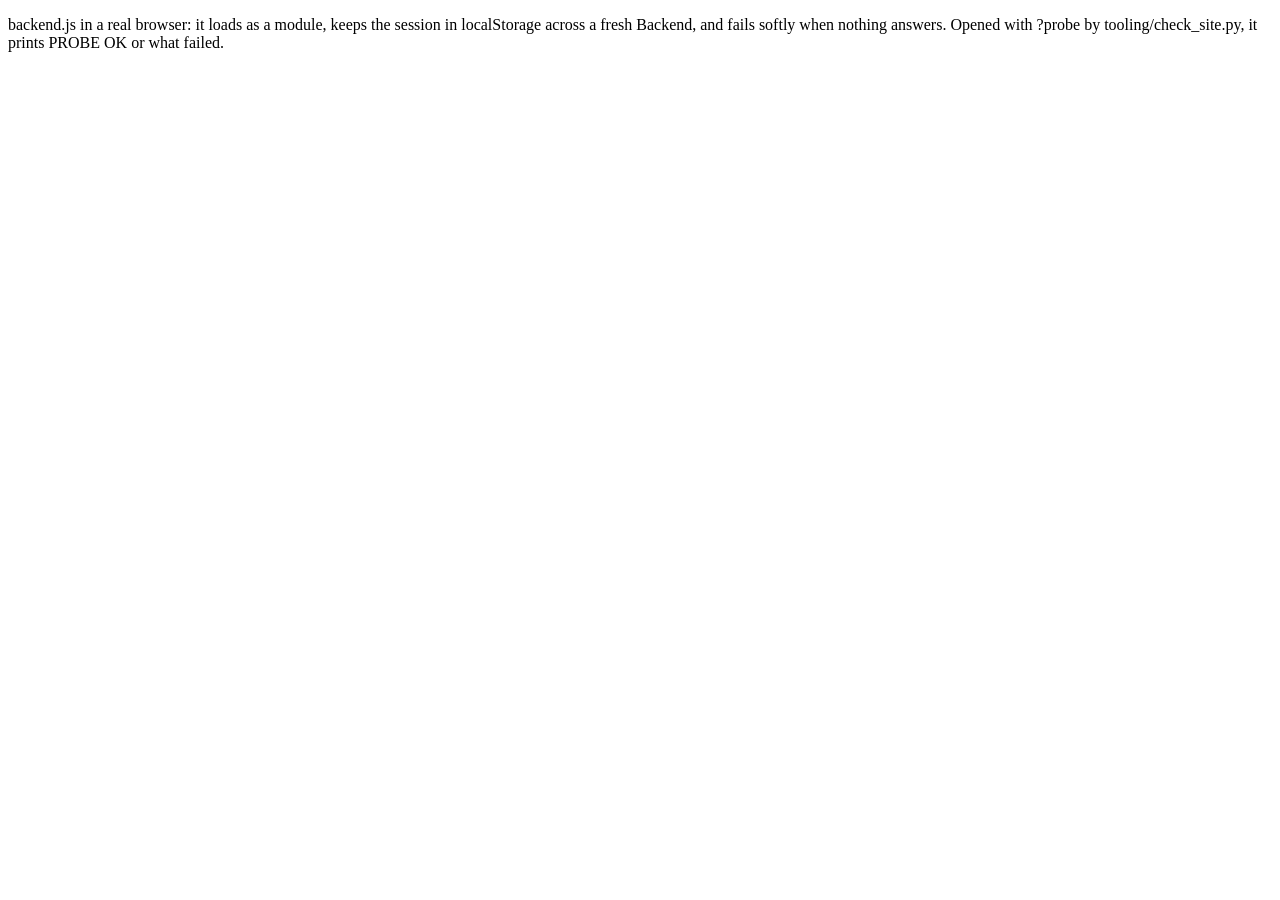
<file: web/backend/tests/ui/index.html>
<!doctype html>
<html lang="en">
<head>
<meta charset="utf-8">
<title>backend.js in a browser</title>
</head>
<body>
<p>backend.js in a real browser: it loads as a module, keeps the session in
localStorage across a fresh Backend, and fails softly when nothing answers.
Opened with ?probe by tooling/check_site.py, it prints PROBE OK or what failed.</p>
<script type="module">
import { Backend, browserStorage } from "../../backend.js";

const failed = [];
const claim = (held, what) => { if (!held) failed.push(what); };
const name = `backend_probe_${Date.now()}`;
const answers = [{ access_token: "t1", refresh_token: "r1", expires_in: 3600, user: { id: "browser-player" } }];
const transport = async () => ({ status: 200, text: JSON.stringify(answers.shift() ?? []) });

const first = new Backend("https://api.example.test", "sb_publishable_test", { keptIn: name, transport });
await first.signInAnonymously();
claim(first.playerId() === "browser-player", "a sign-in is kept in the page");
claim(JSON.parse(localStorage.getItem(name) ?? "{}").access_token === "t1", "and in localStorage");

const next = new Backend("https://api.example.test", "sb_publishable_test", { keptIn: name, transport });
claim(await next.restore() && next.playerId() === "browser-player", "the next visit restores it");
await next.signOut();
claim(localStorage.getItem(name) === null, "signing out takes it out of localStorage");

const store = browserStorage();
store.set(name, "x");
claim(store.get(name) === "x", "browserStorage keeps what it is given");
store.remove(name);

// nothing listens on this port: the real fetch answers status 0, not an exception
const nowhere = new Backend("http://127.0.0.1:9", "sb_publishable_test", { keptIn: name });
const reply = await nowhere.select("notes");
claim(reply.status === 0 && reply.error === "Couldn't reach the server", "an unreachable platform answers status 0");

for (const sentence of failed) console.log(`NOT TRUE: ${sentence}`);
if (!failed.length) console.log("PROBE OK");
</script>
</body>
</html>
</file>
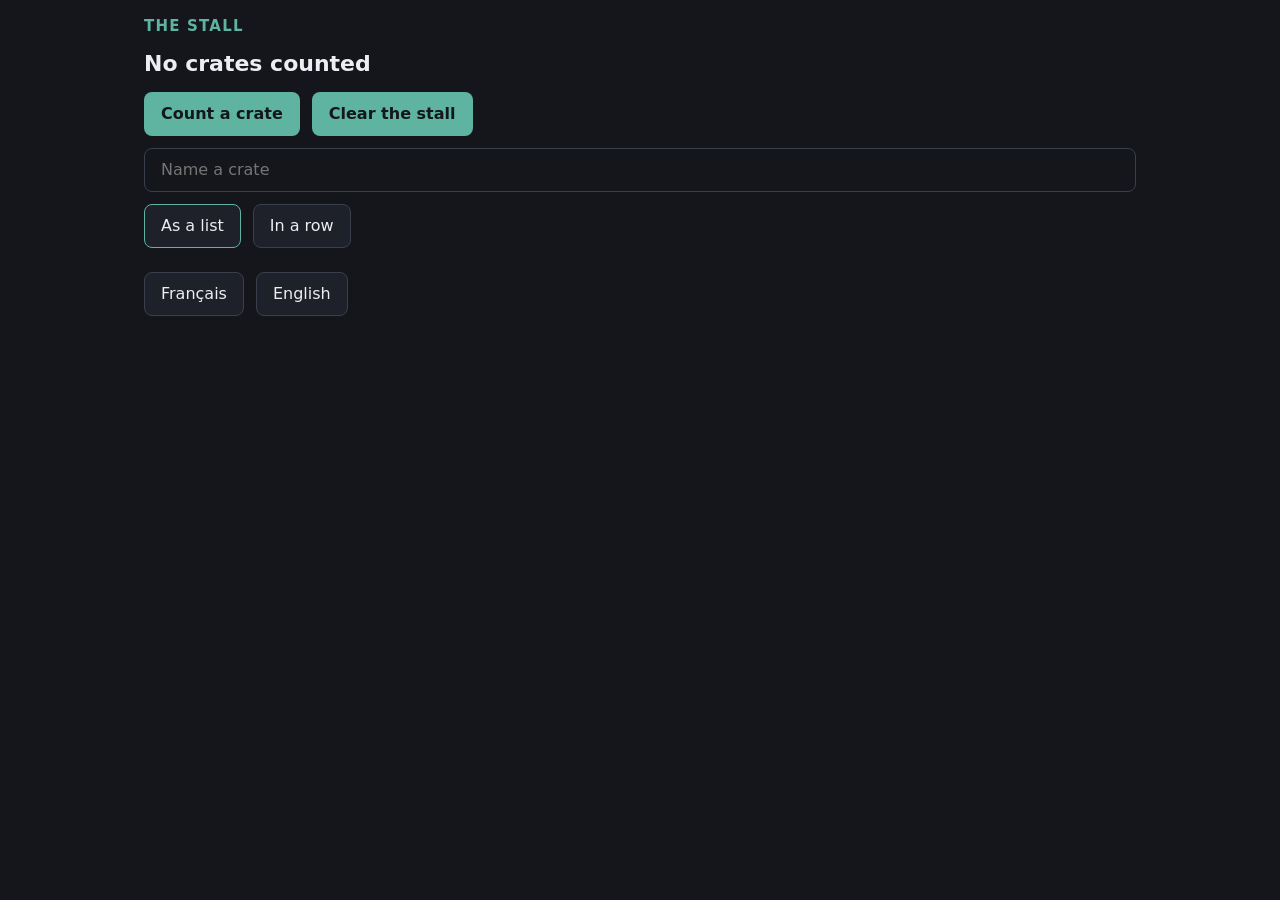
<file: web/gd_chime/tests/ui/index.html>
<!doctype html>
<html lang="en">
<head>
<meta charset="utf-8">
<meta name="viewport" content="width=device-width, initial-scale=1">
<title>gd-chime for the web: the stall</title>
<style>html, body { margin: 0; min-height: 100%; background: #14161c; } #app { min-height: 100vh; }</style>
<script type="module" src="stall.js"></script>
</head>
<body>
<main id="app"></main>
</body>
</html>
</file>
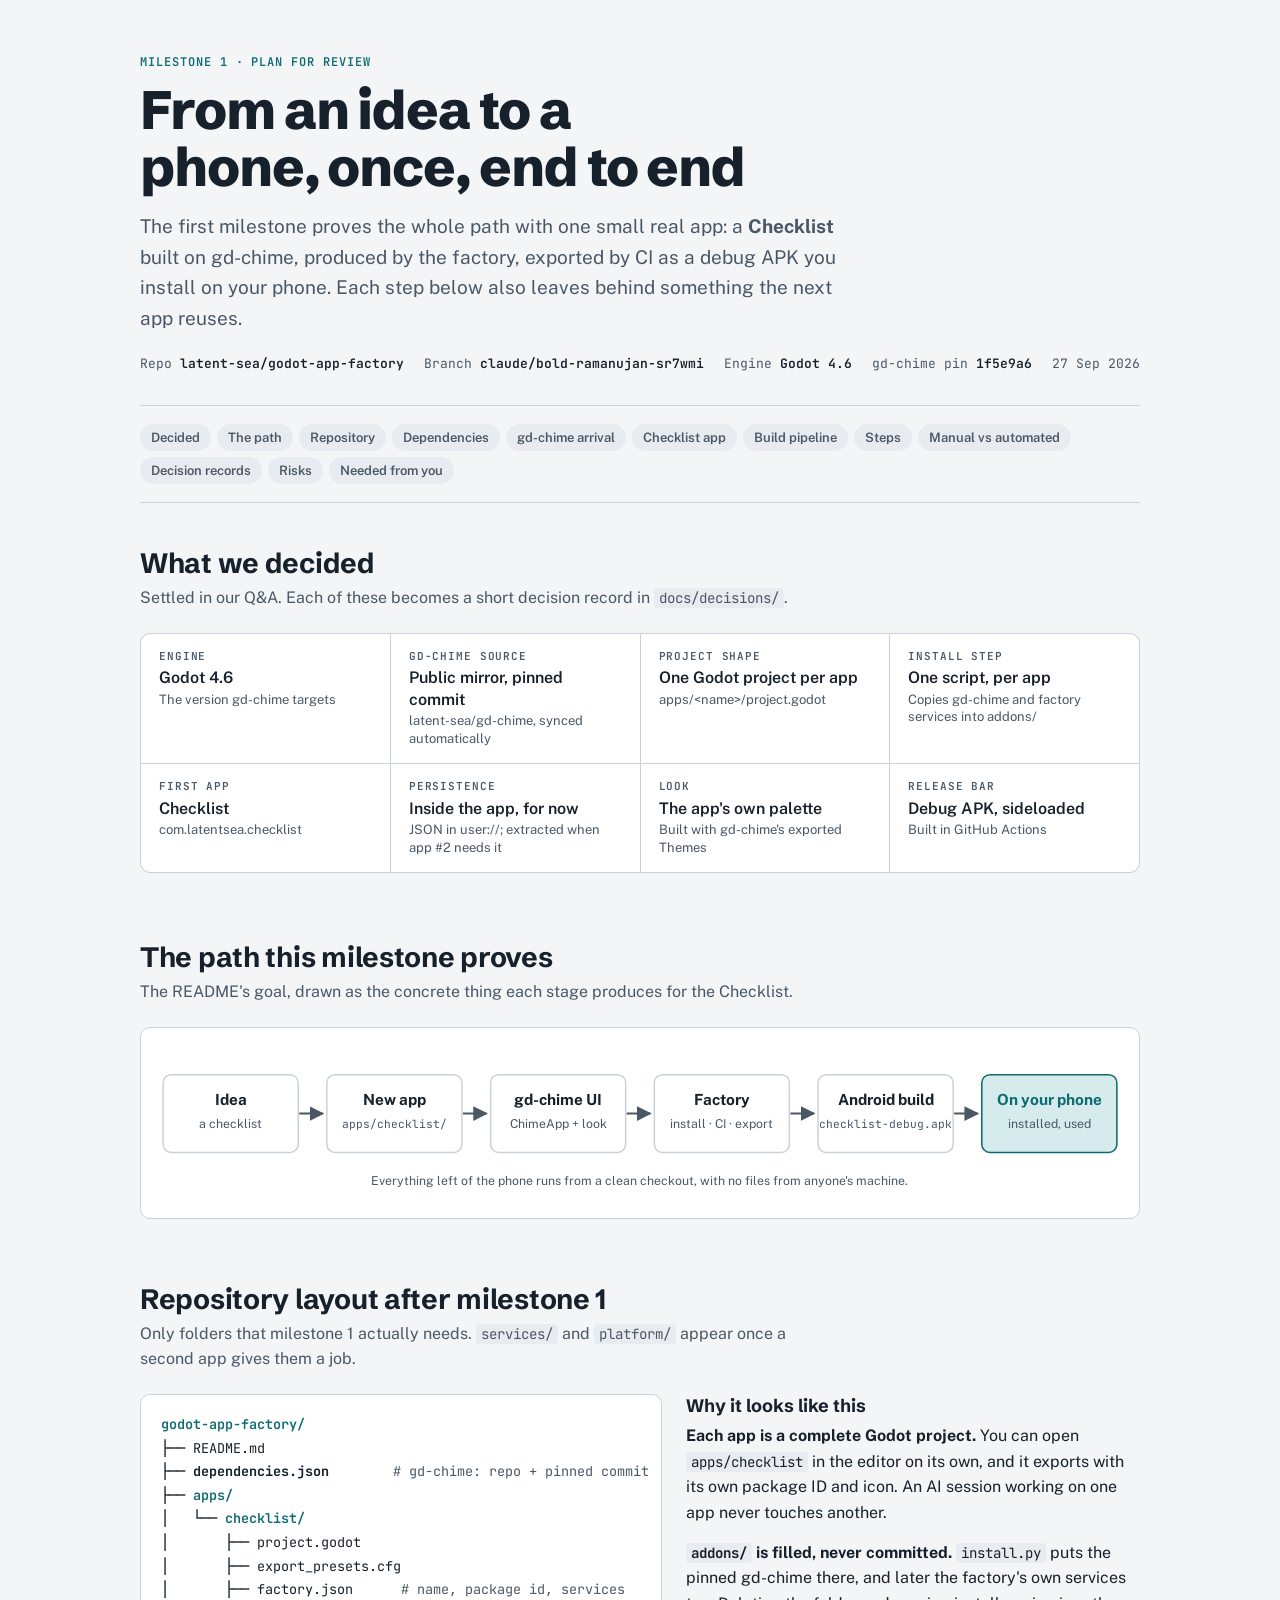
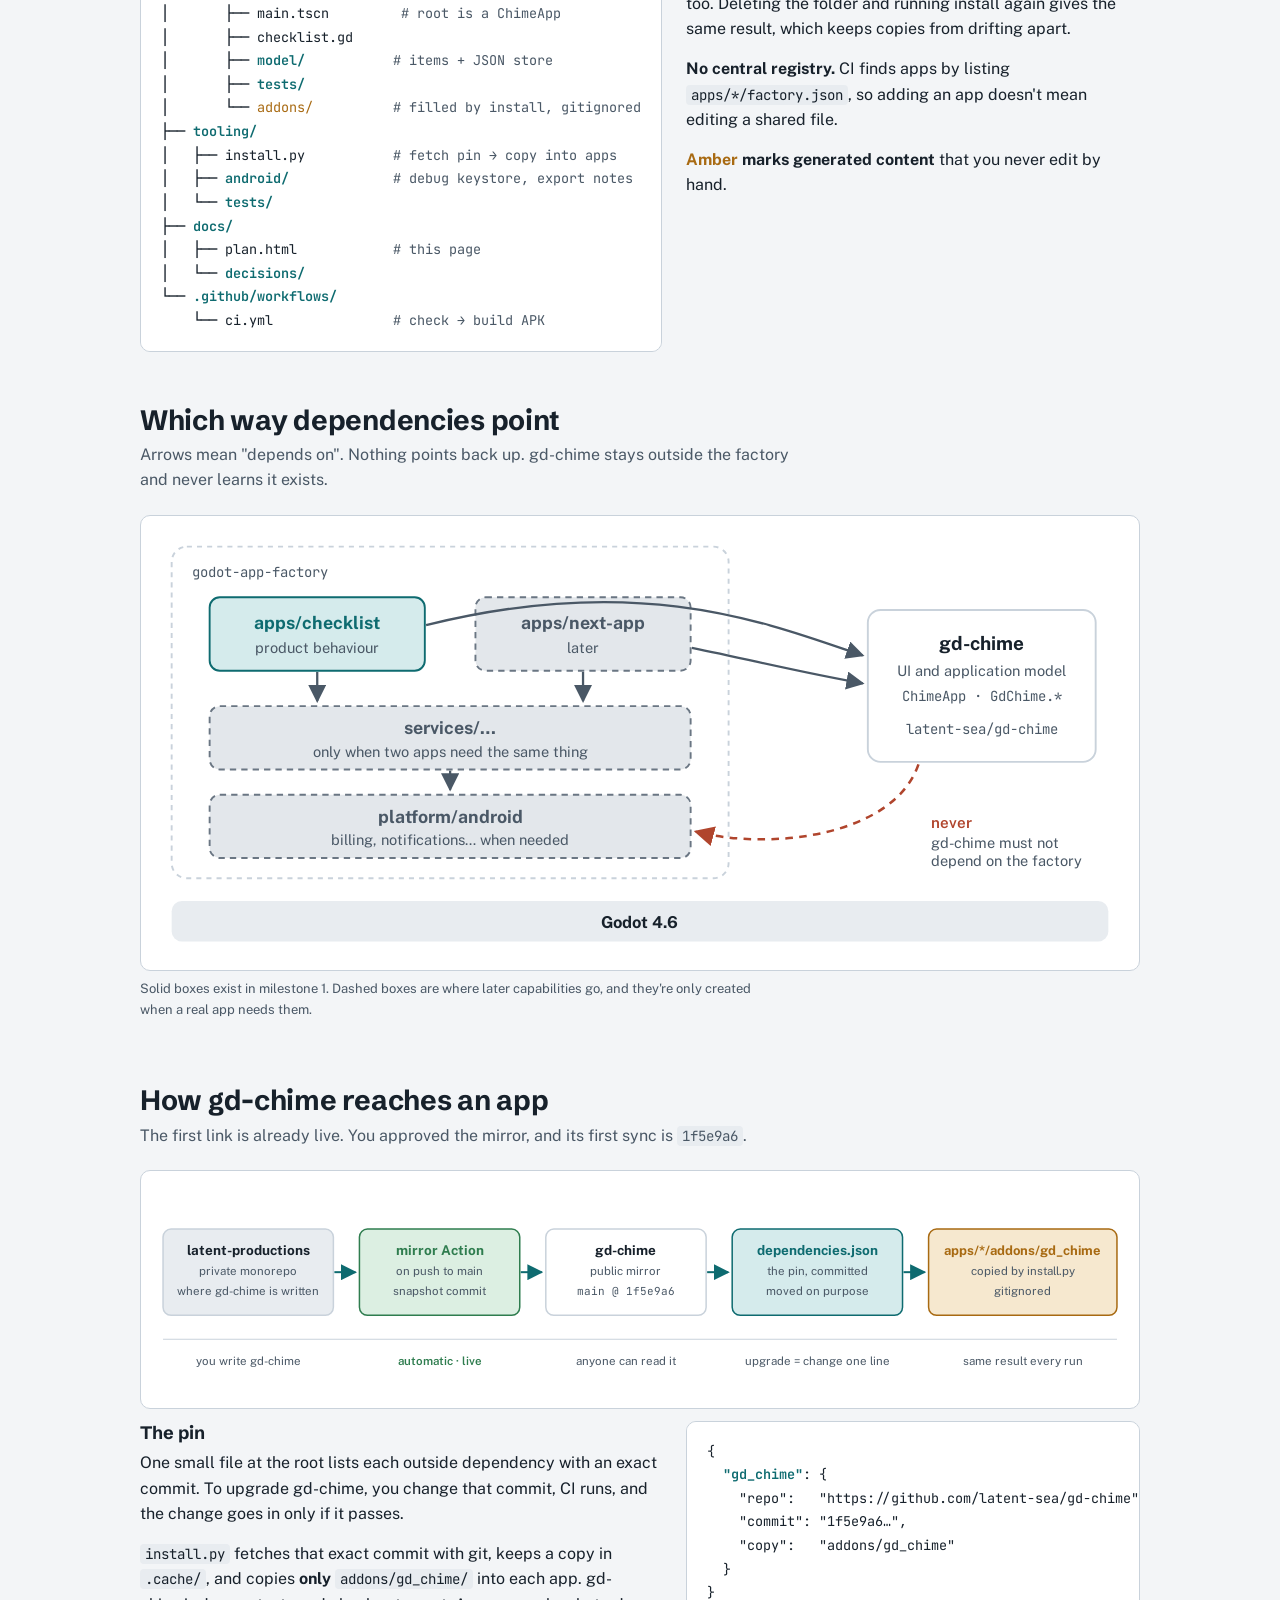
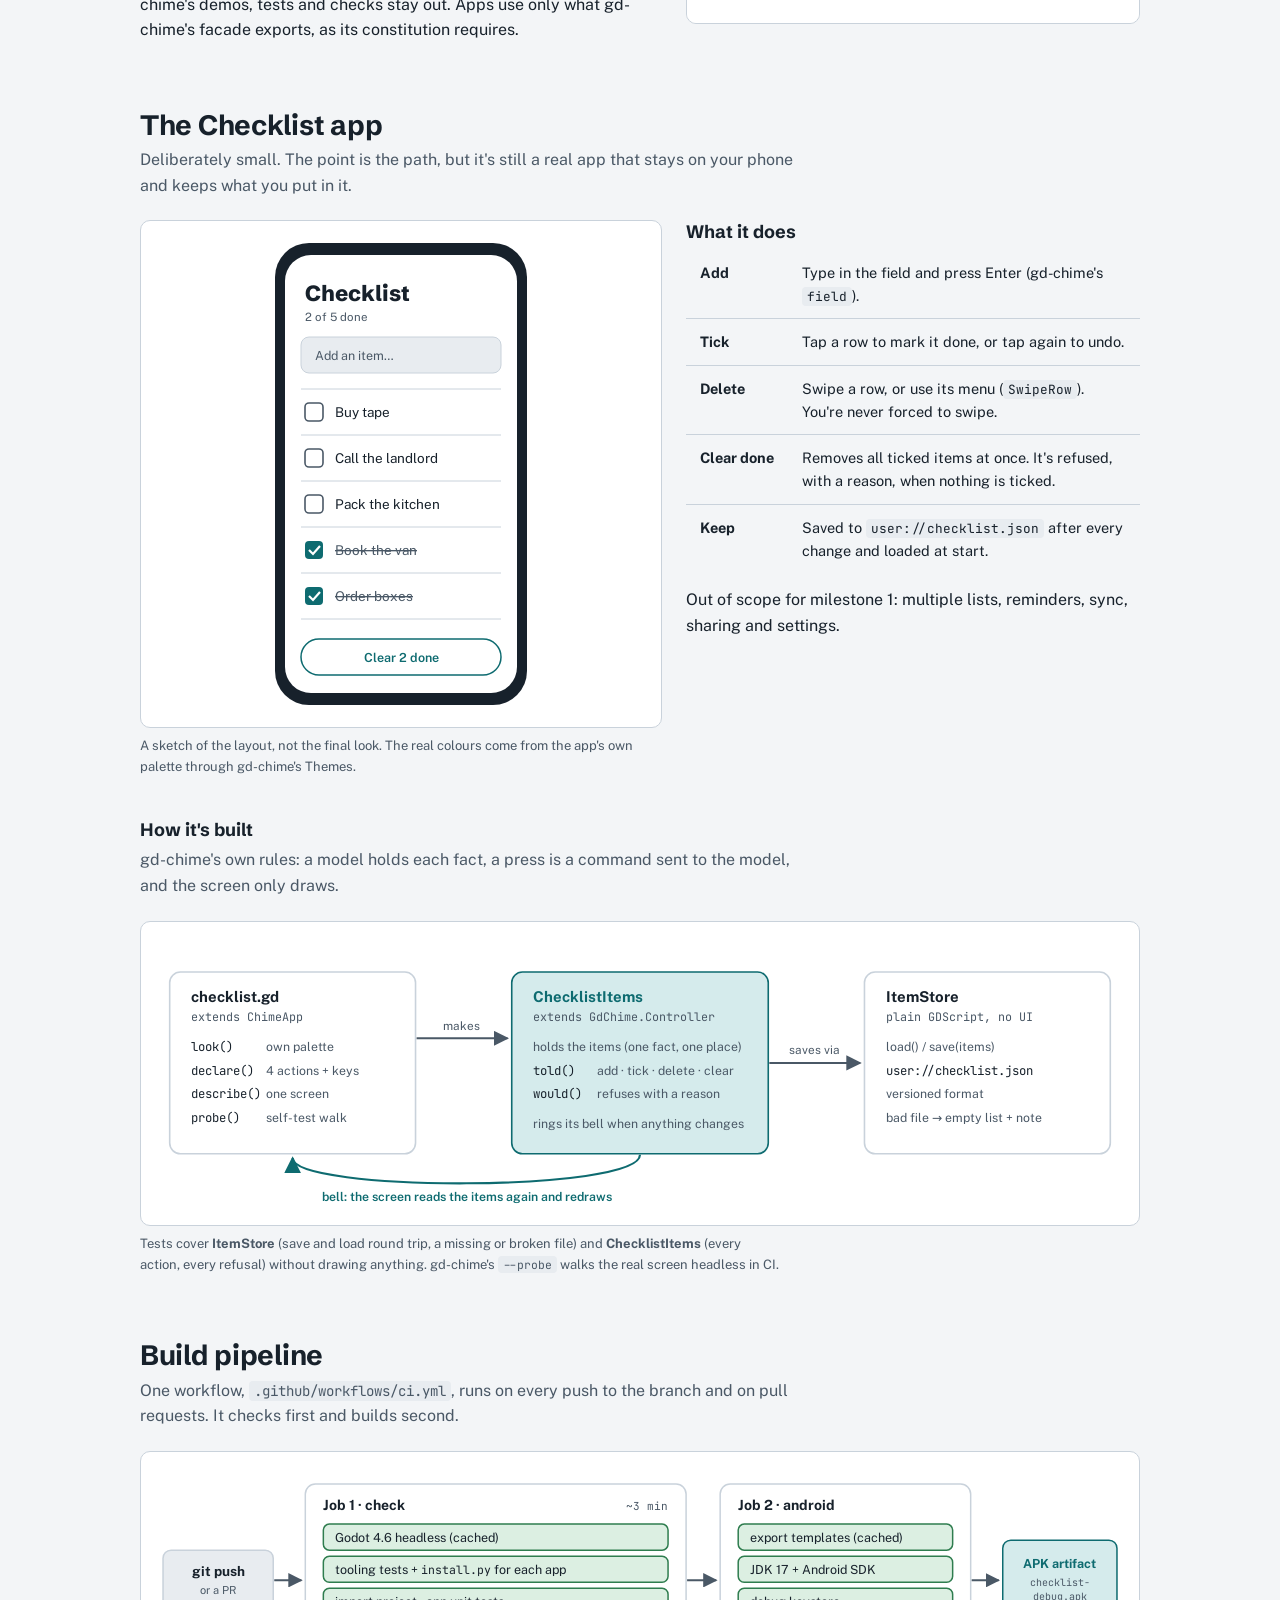
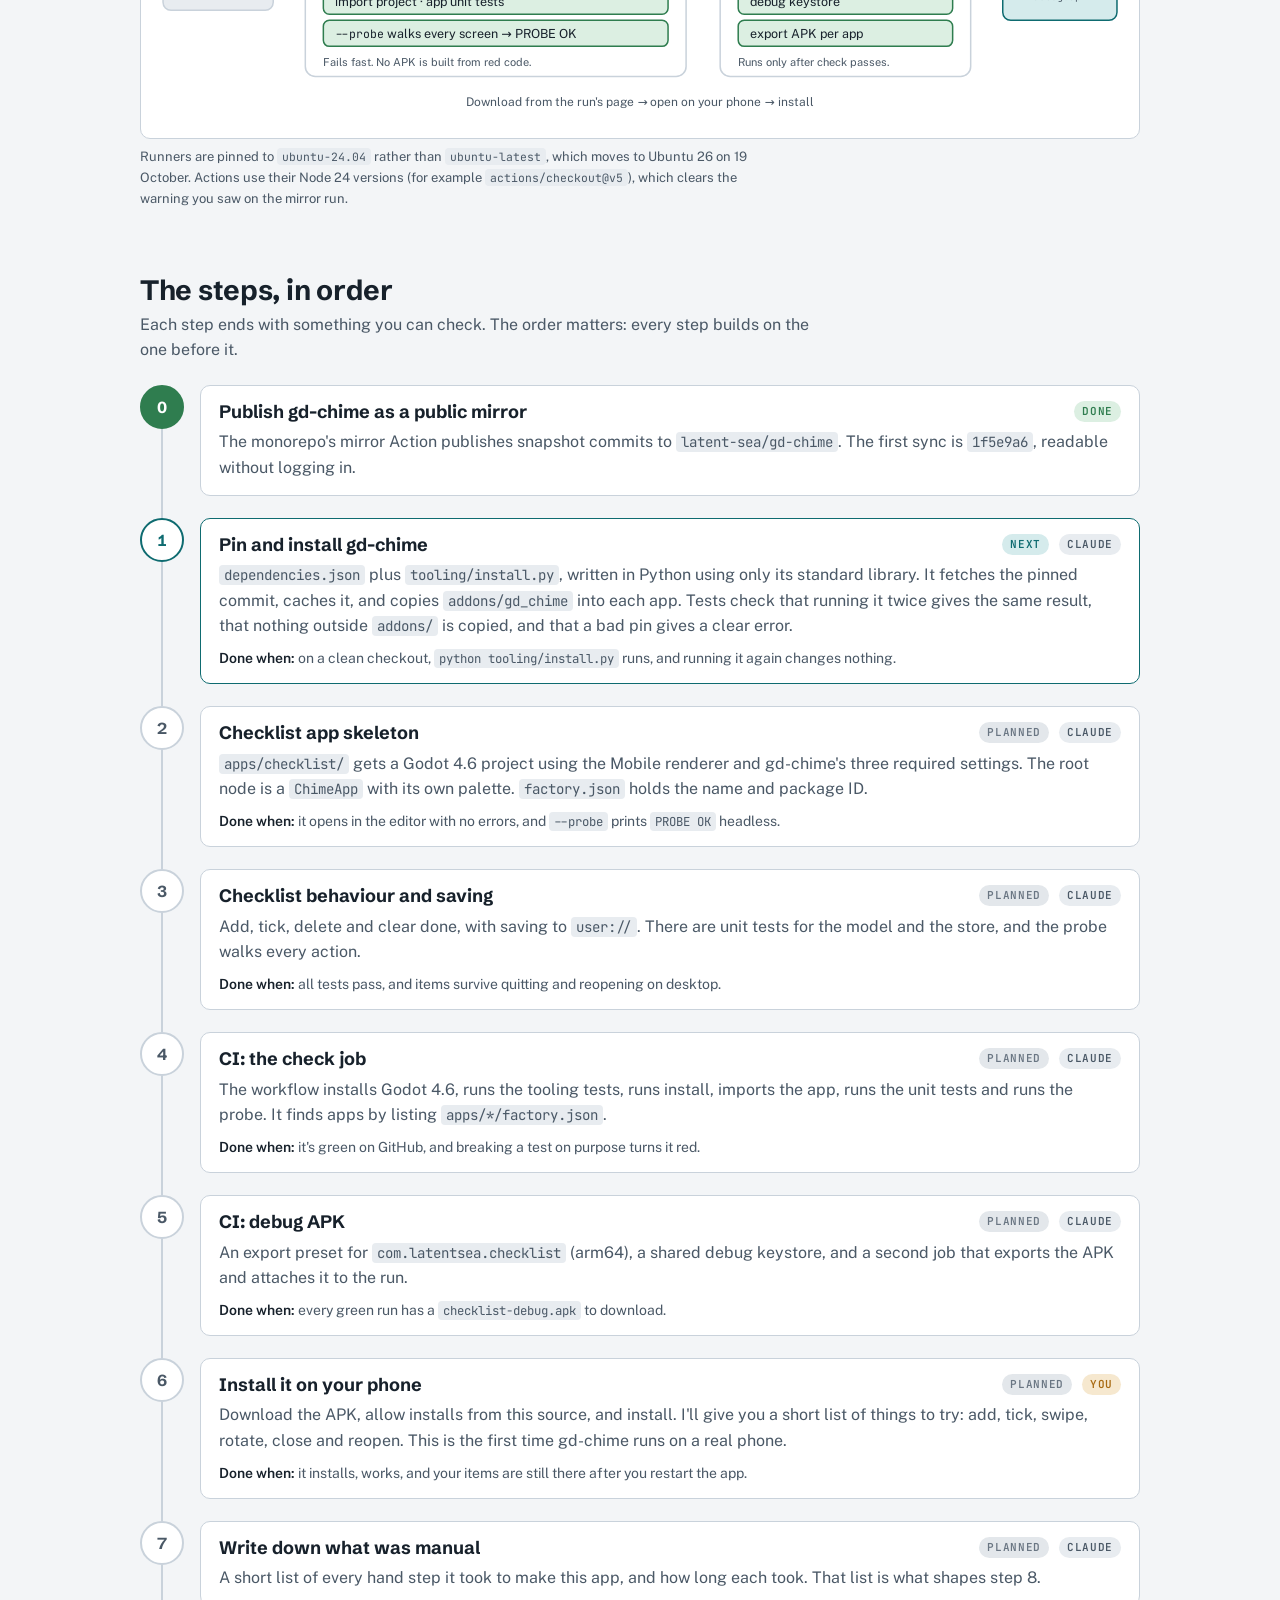
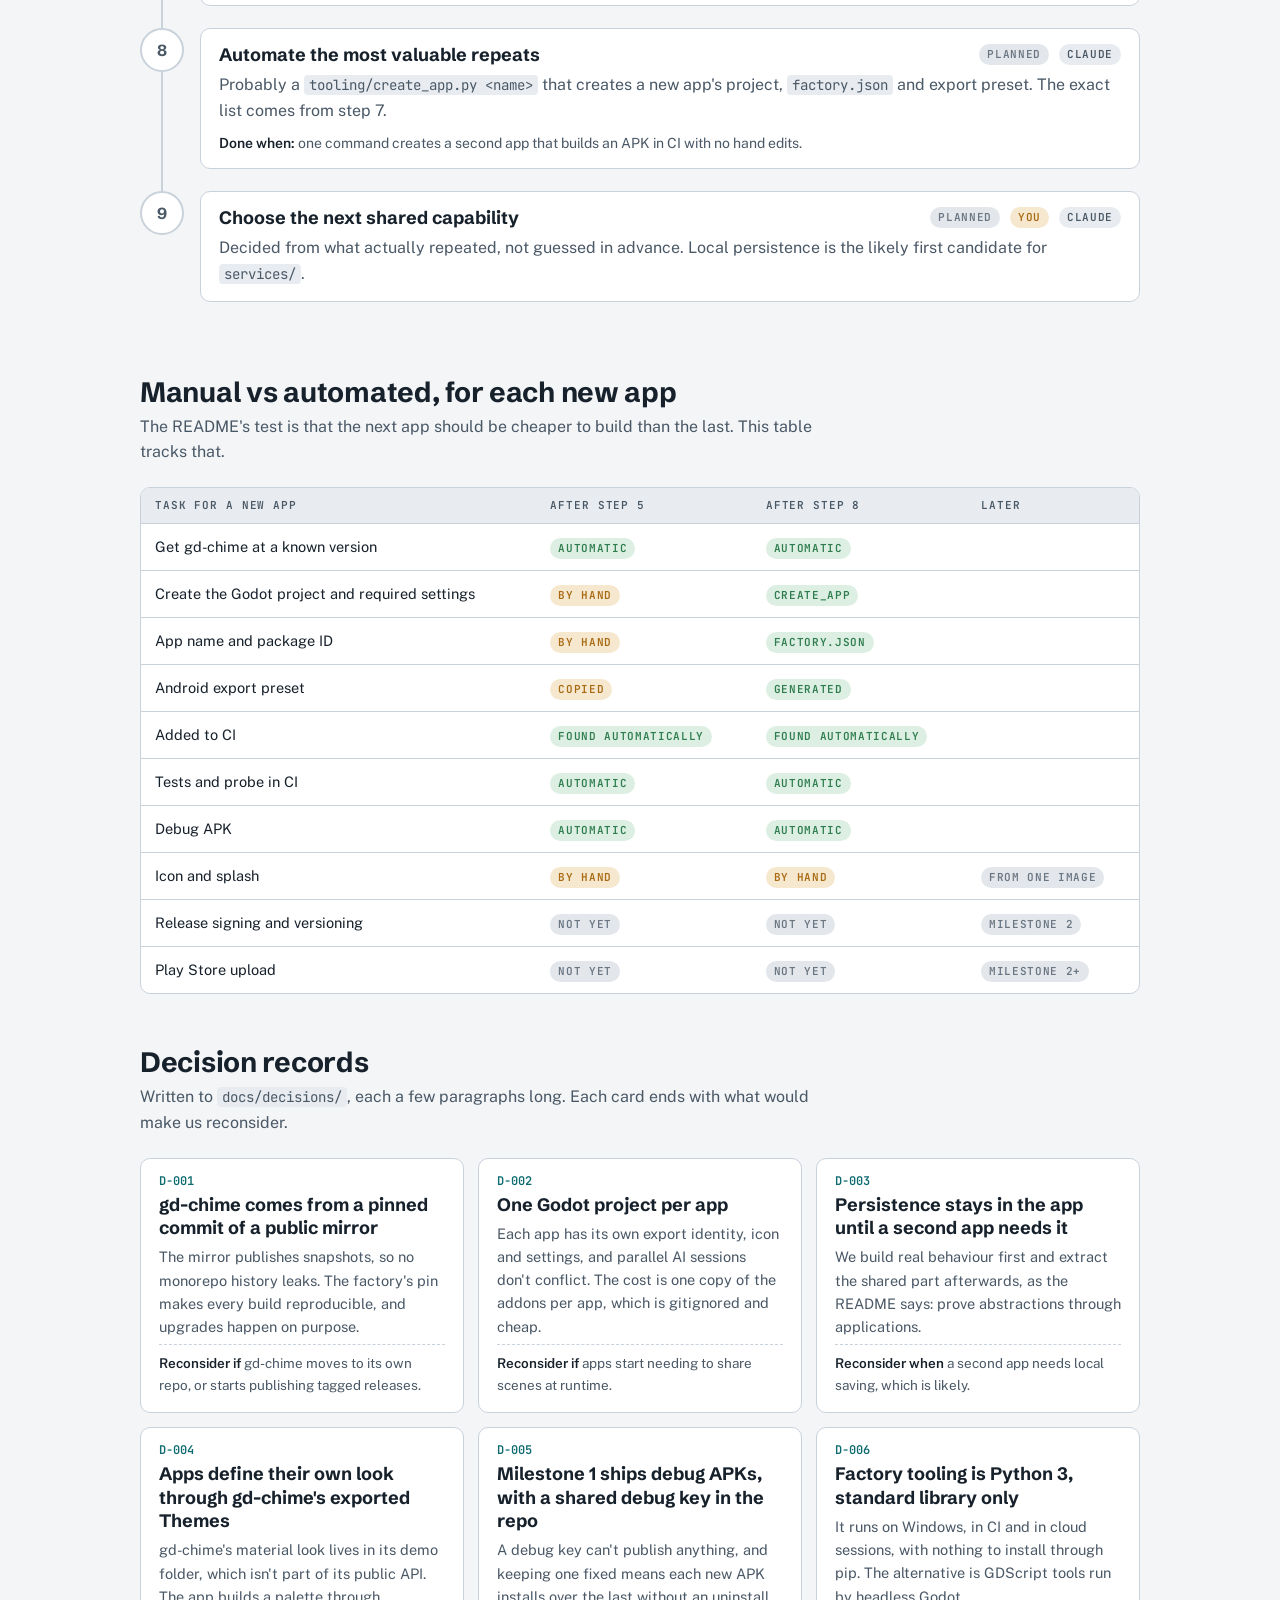
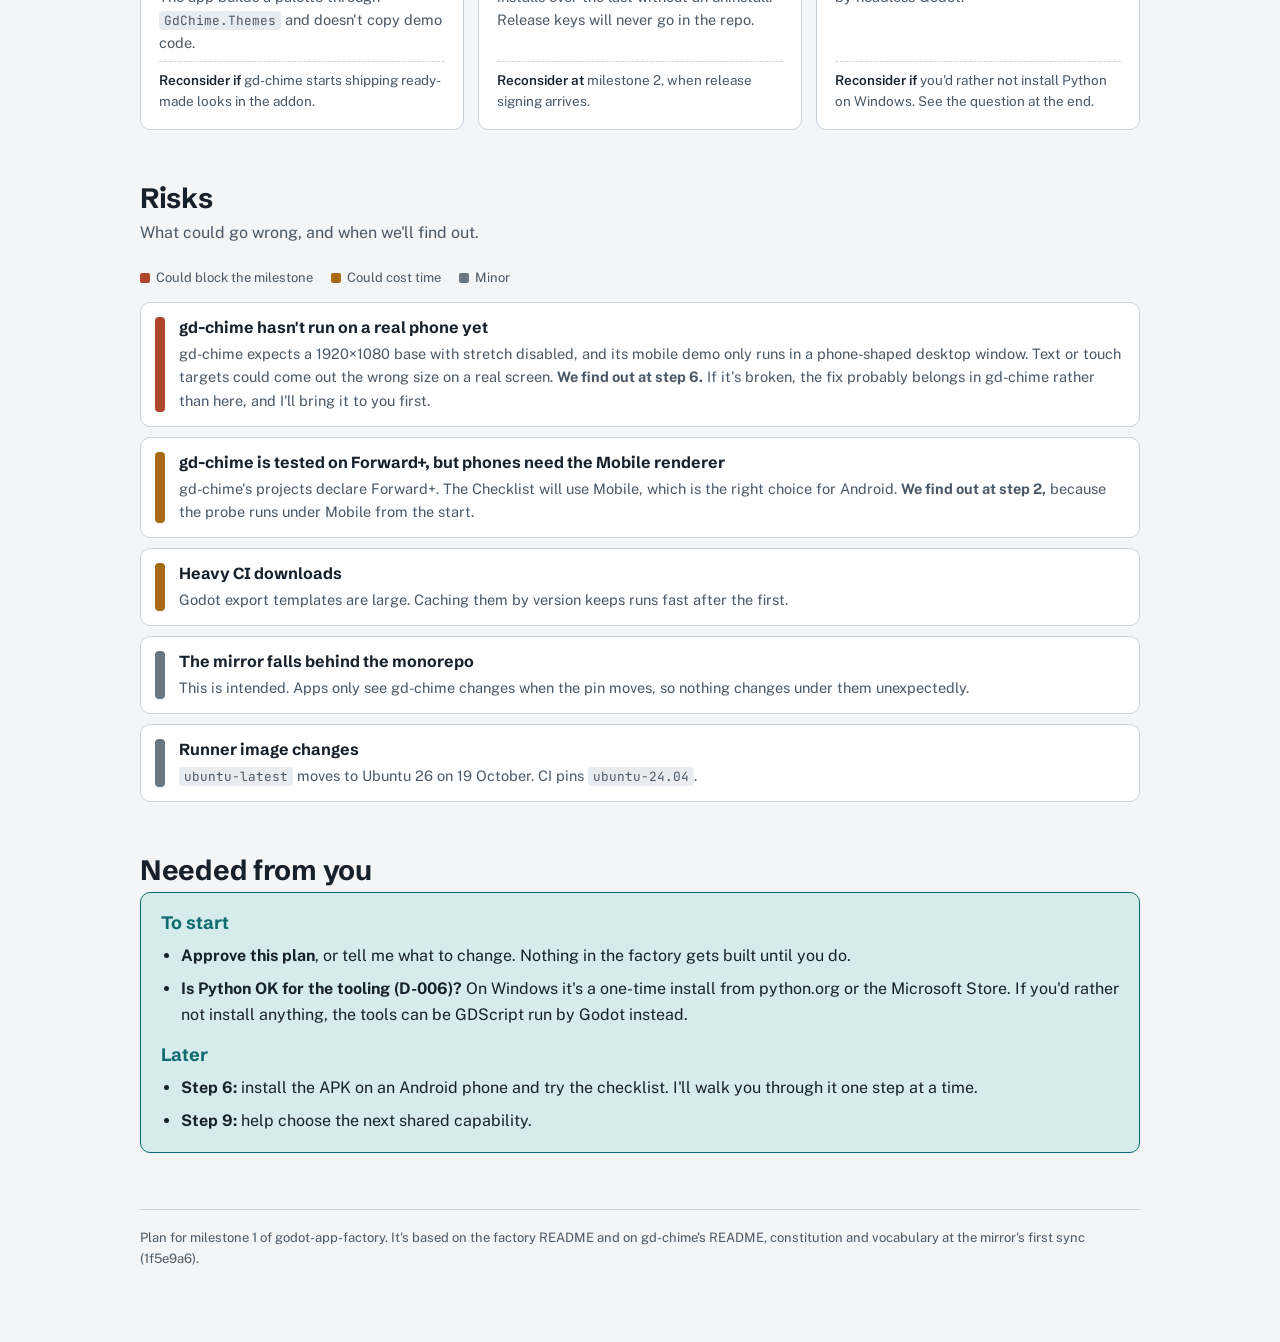
<file: docs/plan.html>
<!doctype html>
<html lang="en">
<head>
<meta charset="utf-8">
<meta name="viewport" content="width=device-width, initial-scale=1, viewport-fit=cover">
</head>
<body>
<title>Godot App Factory Plan</title>
<link rel="preconnect" href="https://fonts.googleapis.com">
<link rel="preconnect" href="https://fonts.gstatic.com" crossorigin>
<link rel="stylesheet" href="https://fonts.googleapis.com/css2?family=Schibsted+Grotesk:wght@500;700;800&family=Public+Sans:ital,wght@0,400;0,600;1,400&family=JetBrains+Mono:wght@400;600&display=swap">
<style>
  :root {
    --ground: #f3f5f7;
    --surface: #ffffff;
    --sunk: #e8ecf0;
    --ink: #17212b;
    --ink-soft: #4a5866;
    --line: #c9d2db;
    --accent: #0e6b70;
    --accent-soft: #d5ebec;
    --auto: #2f7d4f;
    --auto-soft: #dcefe2;
    --manual: #a86a12;
    --manual-soft: #f6e8cf;
    --later: #6a7683;
    --later-soft: #e3e7eb;
    --warn: #b0452d;
    --warn-soft: #f6dfd8;
    --display: "Schibsted Grotesk", "Segoe UI", system-ui, sans-serif;
    --body: "Public Sans", "Segoe UI", system-ui, sans-serif;
    --mono: "JetBrains Mono", ui-monospace, "Cascadia Mono", Consolas, monospace;
  }
  @media (prefers-color-scheme: dark) {
    :root:not([data-theme="light"]) {
      color-scheme: dark;
      --ground: #121a21;
      --surface: #1a242d;
      --sunk: #222e39;
      --ink: #e6edf2;
      --ink-soft: #a3b1bd;
      --line: #354553;
      --accent: #5cc2c7;
      --accent-soft: #173b3f;
      --auto: #6cc48f;
      --auto-soft: #1b3526;
      --manual: #e0a64e;
      --manual-soft: #3a2c15;
      --later: #9aa7b3;
      --later-soft: #28323c;
      --warn: #ec8a72;
      --warn-soft: #3d231d;
    }
  }
  :root[data-theme="dark"] {
    color-scheme: dark;
    --ground: #121a21;
    --surface: #1a242d;
    --sunk: #222e39;
    --ink: #e6edf2;
    --ink-soft: #a3b1bd;
    --line: #354553;
    --accent: #5cc2c7;
    --accent-soft: #173b3f;
    --auto: #6cc48f;
    --auto-soft: #1b3526;
    --manual: #e0a64e;
    --manual-soft: #3a2c15;
    --later: #9aa7b3;
    --later-soft: #28323c;
    --warn: #ec8a72;
    --warn-soft: #3d231d;
  }

  * { box-sizing: border-box; }
  body {
    background: var(--ground);
    color: var(--ink);
    font: 16px/1.6 var(--body);
    padding-inline: 16px;
    padding-block: 0 64px;
  }
  .wrap { max-width: 1000px; margin: 0 auto; }
  .prose { max-width: 68ch; }

  header.top { padding-block: 48px 32px; border-bottom: 1px solid var(--line); }
  .eyebrow {
    font: 600 12px/1 var(--mono);
    letter-spacing: .08em;
    text-transform: uppercase;
    color: var(--accent);
  }
  h1 {
    font: 800 clamp(34px, 6vw, 54px)/1.05 var(--display);
    letter-spacing: -.02em;
    margin: 14px 0 16px;
    text-wrap: balance;
  }
  .lede { font-size: 19px; color: var(--ink-soft); max-width: 60ch; margin: 0; }
  .meta { display: flex; flex-wrap: wrap; gap: 8px 20px; margin-top: 22px; font: 13px/1.4 var(--mono); color: var(--ink-soft); }
  .meta b { color: var(--ink); font-weight: 600; }

  nav.toc { display: flex; flex-wrap: wrap; gap: 6px; padding-block: 18px; border-bottom: 1px solid var(--line); }
  nav.toc a {
    font: 600 13px/1 var(--body);
    color: var(--ink-soft);
    text-decoration: none;
    padding: 7px 11px;
    border-radius: 999px;
    background: var(--sunk);
  }
  nav.toc a:hover, nav.toc a:focus-visible { background: var(--accent-soft); color: var(--accent); outline: none; }

  section { padding-block: 44px 8px; }
  h2 {
    font: 700 28px/1.15 var(--display);
    letter-spacing: -.01em;
    margin: 0 0 6px;
    text-wrap: balance;
  }
  h3 { font: 700 18px/1.3 var(--display); margin: 0 0 6px; }
  .sub { color: var(--ink-soft); margin: 0 0 22px; max-width: 68ch; }
  p { margin: 0 0 14px; }
  code, .mono { font-family: var(--mono); font-size: .88em; }
  code { background: var(--sunk); padding: 1px 5px; border-radius: 4px; }
  a { color: var(--accent); }

  /* decisions at a glance */
  .glance { display: grid; grid-template-columns: repeat(auto-fit, minmax(220px, 1fr)); gap: 1px; background: var(--line); border: 1px solid var(--line); border-radius: 10px; overflow: hidden; }
  .glance div { background: var(--surface); padding: 16px 18px; display: flex; flex-direction: column; gap: 4px; }
  .glance dt { font: 600 11px/1.2 var(--mono); letter-spacing: .08em; text-transform: uppercase; color: var(--ink-soft); }
  .glance dd { margin: 0; font: 600 16px/1.35 var(--body); }
  .glance dd small { display: block; font-weight: 400; font-size: 13px; color: var(--ink-soft); margin-top: 2px; }

  /* figures */
  figure { margin: 0 0 12px; }
  .fig {
    background: var(--surface);
    border: 1px solid var(--line);
    border-radius: 10px;
    padding: 18px;
    overflow-x: auto;
  }
  figcaption { font-size: 13px; color: var(--ink-soft); margin-top: 8px; max-width: 80ch; }
  svg { display: block; width: 100%; height: auto; }
  svg text { font-family: var(--body); fill: var(--ink); }
  svg .t-mono { font-family: var(--mono); }
  svg .t-soft { fill: var(--ink-soft); }
  svg .t-accent { fill: var(--accent); }
  svg .t-auto { fill: var(--auto); }
  svg .t-manual { fill: var(--manual); }
  svg .t-warn { fill: var(--warn); }
  svg .box { fill: var(--surface); stroke: var(--line); stroke-width: 1.5; }
  svg .box-sunk { fill: var(--sunk); stroke: var(--line); stroke-width: 1.5; }
  svg .box-accent { fill: var(--accent-soft); stroke: var(--accent); stroke-width: 1.5; }
  svg .box-auto { fill: var(--auto-soft); stroke: var(--auto); stroke-width: 1.5; }
  svg .box-manual { fill: var(--manual-soft); stroke: var(--manual); stroke-width: 1.5; }
  svg .box-later { fill: var(--later-soft); stroke: var(--later); stroke-width: 1.5; stroke-dasharray: 5 4; }
  svg .arrow { stroke: var(--ink-soft); stroke-width: 1.8; fill: none; }
  svg .arrow-accent { stroke: var(--accent); stroke-width: 2; fill: none; }
  svg .arrow-warn { stroke: var(--warn); stroke-width: 2; fill: none; stroke-dasharray: 6 5; }
  svg .head { fill: var(--ink-soft); }
  svg .head-accent { fill: var(--accent); }
  svg .head-warn { fill: var(--warn); }
  svg .band { fill: var(--sunk); }
  svg .phone { fill: var(--ink); }
  svg .screen { fill: var(--surface); }
  svg .rule { stroke: var(--line); stroke-width: 1; }
  svg .tick-on { fill: var(--accent); }
  svg .tick-off { fill: none; stroke: var(--ink-soft); stroke-width: 1.6; }
  svg .fab { fill: var(--accent); }
  svg .on-accent { fill: var(--surface); }

  /* repo tree */
  .tree {
    background: var(--surface);
    border: 1px solid var(--line);
    border-radius: 10px;
    padding: 18px 20px;
    font: 13.5px/1.75 var(--mono);
    overflow-x: auto;
    white-space: pre;
    margin: 0;
  }
  .tree .d { color: var(--accent); font-weight: 600; }
  .tree .c { color: var(--ink-soft); }
  .tree .g { color: var(--manual); }
  .two { display: grid; grid-template-columns: minmax(0, 1.15fr) minmax(0, 1fr); gap: 24px; align-items: start; }
  @media (max-width: 760px) { .two { grid-template-columns: minmax(0, 1fr); } }

  /* chips */
  .chip {
    display: inline-block;
    font: 600 11px/1 var(--mono);
    letter-spacing: .06em;
    text-transform: uppercase;
    padding: 5px 8px;
    border-radius: 999px;
    white-space: nowrap;
  }
  .chip.done { background: var(--auto-soft); color: var(--auto); }
  .chip.next { background: var(--accent-soft); color: var(--accent); }
  .chip.later { background: var(--later-soft); color: var(--later); }
  .chip.auto { background: var(--auto-soft); color: var(--auto); }
  .chip.manual { background: var(--manual-soft); color: var(--manual); }
  .chip.none { background: var(--later-soft); color: var(--later); }
  .chip.you { background: var(--manual-soft); color: var(--manual); }
  .chip.me { background: var(--sunk); color: var(--ink-soft); }

  /* steps */
  ol.steps { list-style: none; padding: 0; margin: 0; display: grid; gap: 0; }
  ol.steps li {
    display: grid;
    grid-template-columns: 44px minmax(0, 1fr);
    gap: 0 16px;
    position: relative;
    padding-bottom: 22px;
  }
  ol.steps li::before {
    content: "";
    position: absolute;
    left: 21px; top: 44px; bottom: 0;
    width: 2px;
    background: var(--line);
  }
  ol.steps li:last-child::before { display: none; }
  .num {
    width: 44px; height: 44px;
    border-radius: 50%;
    display: grid; place-items: center;
    font: 700 16px/1 var(--display);
    background: var(--surface);
    border: 2px solid var(--line);
    color: var(--ink-soft);
    font-variant-numeric: tabular-nums;
  }
  li.is-done .num { background: var(--auto); border-color: var(--auto); color: var(--surface); }
  li.is-next .num { border-color: var(--accent); color: var(--accent); }
  .step-body { background: var(--surface); border: 1px solid var(--line); border-radius: 10px; padding: 14px 18px; }
  li.is-next .step-body { border-color: var(--accent); }
  .step-head { display: flex; flex-wrap: wrap; align-items: center; gap: 8px 10px; margin-bottom: 6px; }
  .step-head h3 { margin: 0; margin-right: auto; }
  .step-body p { margin: 0 0 8px; color: var(--ink-soft); }
  .step-body p:last-child { margin-bottom: 0; }
  .doneby { font-size: 14px; }
  .doneby b { color: var(--ink); font-weight: 600; }

  /* tables */
  .tablewrap { overflow-x: auto; border: 1px solid var(--line); border-radius: 10px; background: var(--surface); }
  table { border-collapse: collapse; width: 100%; font-size: 14.5px; }
  th, td { text-align: left; padding: 11px 14px; border-bottom: 1px solid var(--line); vertical-align: top; }
  tr:last-child td { border-bottom: none; }
  th { font: 600 11px/1.2 var(--mono); letter-spacing: .08em; text-transform: uppercase; color: var(--ink-soft); background: var(--sunk); }
  td.nowrap { white-space: nowrap; }

  /* decisions */
  .decisions { display: grid; grid-template-columns: repeat(auto-fit, minmax(290px, 1fr)); gap: 14px; }
  .decision { background: var(--surface); border: 1px solid var(--line); border-radius: 10px; padding: 16px 18px; display: flex; flex-direction: column; gap: 6px; }
  .decision .id { font: 600 12px/1 var(--mono); color: var(--accent); }
  .decision h3 { margin: 0; }
  .decision p { margin: 0; font-size: 14.5px; color: var(--ink-soft); }
  .decision .rethink { font-size: 13.5px; border-top: 1px dashed var(--line); padding-top: 8px; margin-top: auto; }
  .decision .rethink b { color: var(--ink); font-weight: 600; }

  /* risks */
  .risk { display: grid; grid-template-columns: 10px minmax(0, 1fr); gap: 14px; background: var(--surface); border: 1px solid var(--line); border-radius: 10px; padding: 14px 18px 14px 14px; }
  .risk + .risk { margin-top: 10px; }
  .risk .bar { border-radius: 4px; }
  .risk.high .bar { background: var(--warn); }
  .risk.med .bar { background: var(--manual); }
  .risk.low .bar { background: var(--later); }
  .risk h3 { font-size: 16px; margin-bottom: 4px; }
  .risk p { margin: 0; font-size: 14.5px; color: var(--ink-soft); }
  .legend { display: flex; flex-wrap: wrap; gap: 8px 18px; font-size: 13px; color: var(--ink-soft); margin-bottom: 14px; }
  .legend span::before { content: ""; display: inline-block; width: 10px; height: 10px; border-radius: 2px; margin-right: 6px; vertical-align: -1px; }
  .legend .l-high::before { background: var(--warn); }
  .legend .l-med::before { background: var(--manual); }
  .legend .l-low::before { background: var(--later); }

  .ask { background: var(--accent-soft); border: 1px solid var(--accent); border-radius: 10px; padding: 18px 20px; }
  .ask h3 { color: var(--accent); }
  .ask ul { margin: 8px 0 0; padding-left: 20px; }
  .ask li + li { margin-top: 8px; }

  footer { margin-top: 48px; padding-top: 18px; border-top: 1px solid var(--line); font-size: 13px; color: var(--ink-soft); }

  @media (max-width: 520px) {
    body { font-size: 15.5px; }
    .lede { font-size: 17px; }
    ol.steps li { grid-template-columns: 34px minmax(0, 1fr); gap: 0 12px; }
    .num { width: 34px; height: 34px; font-size: 14px; }
    ol.steps li::before { left: 16px; top: 34px; }
  }
  @media (prefers-reduced-motion: no-preference) {
    nav.toc a { transition: background .15s, color .15s; }
  }
</style>

<div class="wrap">

<header class="top">
  <div class="eyebrow">Milestone 1 · plan for review</div>
  <h1>From an idea to a phone, once, end to end</h1>
  <p class="lede">The first milestone proves the whole path with one small real app: a <b>Checklist</b> built on gd-chime, produced by the factory, exported by CI as a debug APK you install on your phone. Each step below also leaves behind something the next app reuses.</p>
  <div class="meta">
    <span>Repo <b>latent-sea/godot-app-factory</b></span>
    <span>Branch <b>claude/bold-ramanujan-sr7wmi</b></span>
    <span>Engine <b>Godot 4.6</b></span>
    <span>gd-chime pin <b>1f5e9a6</b></span>
    <span>27 Sep 2026</span>
  </div>
</header>

<nav class="toc" aria-label="Sections">
  <a href="#decided">Decided</a>
  <a href="#path">The path</a>
  <a href="#layout">Repository</a>
  <a href="#deps">Dependencies</a>
  <a href="#gdchime">gd-chime arrival</a>
  <a href="#app">Checklist app</a>
  <a href="#ci">Build pipeline</a>
  <a href="#steps">Steps</a>
  <a href="#manual">Manual vs automated</a>
  <a href="#records">Decision records</a>
  <a href="#risks">Risks</a>
  <a href="#you">Needed from you</a>
</nav>

<!-- ============================================================ -->
<section id="decided">
  <h2>What we decided</h2>
  <p class="sub">Settled in our Q&amp;A. Each of these becomes a short decision record in <code>docs/decisions/</code>.</p>
  <dl class="glance">
    <div><dt>Engine</dt><dd>Godot 4.6<small>The version gd-chime targets</small></dd></div>
    <div><dt>gd-chime source</dt><dd>Public mirror, pinned commit<small>latent-sea/gd-chime, synced automatically</small></dd></div>
    <div><dt>Project shape</dt><dd>One Godot project per app<small>apps/&lt;name&gt;/project.godot</small></dd></div>
    <div><dt>Install step</dt><dd>One script, per app<small>Copies gd-chime and factory services into addons/</small></dd></div>
    <div><dt>First app</dt><dd>Checklist<small>com.latentsea.checklist</small></dd></div>
    <div><dt>Persistence</dt><dd>Inside the app, for now<small>JSON in user://; extracted when app #2 needs it</small></dd></div>
    <div><dt>Look</dt><dd>The app's own palette<small>Built with gd-chime's exported Themes</small></dd></div>
    <div><dt>Release bar</dt><dd>Debug APK, sideloaded<small>Built in GitHub Actions</small></dd></div>
  </dl>
</section>

<!-- ============================================================ -->
<section id="path">
  <h2>The path this milestone proves</h2>
  <p class="sub">The README's goal, drawn as the concrete thing each stage produces for the Checklist.</p>
  <figure>
    <div class="fig">
      <svg viewBox="0 0 940 150" role="img" aria-label="Six stages from idea to installable app" style="min-width:760px">
        <defs>
          <marker id="ah" viewBox="0 0 10 10" refX="9" refY="5" markerWidth="8" markerHeight="8" orient="auto-start-reverse"><path d="M0,0 L10,5 L0,10 z" class="head"/></marker>
        </defs>
        <g>
          <rect class="box" x="4" y="28" width="132" height="76" rx="8"/>
          <text x="70" y="58" text-anchor="middle" font-weight="700" font-size="15">Idea</text>
          <text x="70" y="80" text-anchor="middle" class="t-soft" font-size="12">a checklist</text>

          <rect class="box" x="164" y="28" width="132" height="76" rx="8"/>
          <text x="230" y="58" text-anchor="middle" font-weight="700" font-size="15">New app</text>
          <text x="230" y="80" text-anchor="middle" class="t-soft t-mono" font-size="11">apps/checklist/</text>

          <rect class="box" x="324" y="28" width="132" height="76" rx="8"/>
          <text x="390" y="58" text-anchor="middle" font-weight="700" font-size="15">gd-chime UI</text>
          <text x="390" y="80" text-anchor="middle" class="t-soft" font-size="12">ChimeApp + look</text>

          <rect class="box" x="484" y="28" width="132" height="76" rx="8"/>
          <text x="550" y="58" text-anchor="middle" font-weight="700" font-size="15">Factory</text>
          <text x="550" y="80" text-anchor="middle" class="t-soft" font-size="12">install · CI · export</text>

          <rect class="box" x="644" y="28" width="132" height="76" rx="8"/>
          <text x="710" y="58" text-anchor="middle" font-weight="700" font-size="15">Android build</text>
          <text x="710" y="80" text-anchor="middle" class="t-soft t-mono" font-size="11">checklist-debug.apk</text>

          <rect class="box-accent" x="804" y="28" width="132" height="76" rx="8"/>
          <text x="870" y="58" text-anchor="middle" font-weight="700" font-size="15" class="t-accent">On your phone</text>
          <text x="870" y="80" text-anchor="middle" class="t-soft" font-size="12">installed, used</text>

          <path class="arrow" d="M137 66 H160" marker-end="url(#ah)"/>
          <path class="arrow" d="M297 66 H320" marker-end="url(#ah)"/>
          <path class="arrow" d="M457 66 H480" marker-end="url(#ah)"/>
          <path class="arrow" d="M617 66 H640" marker-end="url(#ah)"/>
          <path class="arrow" d="M777 66 H800" marker-end="url(#ah)"/>

          <text x="470" y="136" text-anchor="middle" class="t-soft" font-size="12">Everything left of the phone runs from a clean checkout, with no files from anyone's machine.</text>
        </g>
      </svg>
    </div>
  </figure>
</section>

<!-- ============================================================ -->
<section id="layout">
  <h2>Repository layout after milestone 1</h2>
  <p class="sub">Only folders that milestone 1 actually needs. <code>services/</code> and <code>platform/</code> appear once a second app gives them a job.</p>
  <div class="two">
<pre class="tree" aria-label="Folder tree"><span class="d">godot-app-factory/</span>
├── README.md
├── <b>dependencies.json</b>        <span class="c"># gd-chime: repo + pinned commit</span>
├── <span class="d">apps/</span>
│   └── <span class="d">checklist/</span>
│       ├── project.godot
│       ├── export_presets.cfg
│       ├── factory.json      <span class="c"># name, package id, services</span>
│       ├── main.tscn         <span class="c"># root is a ChimeApp</span>
│       ├── checklist.gd
│       ├── <span class="d">model/</span>           <span class="c"># items + JSON store</span>
│       ├── <span class="d">tests/</span>
│       └── <span class="g">addons/</span>          <span class="c"># filled by install, gitignored</span>
├── <span class="d">tooling/</span>
│   ├── install.py           <span class="c"># fetch pin → copy into apps</span>
│   ├── <span class="d">android/</span>             <span class="c"># debug keystore, export notes</span>
│   └── <span class="d">tests/</span>
├── <span class="d">docs/</span>
│   ├── plan.html            <span class="c"># this page</span>
│   └── <span class="d">decisions/</span>
└── <span class="d">.github/workflows/</span>
    └── ci.yml               <span class="c"># check → build APK</span></pre>
    <div class="prose">
      <h3>Why it looks like this</h3>
      <p><b>Each app is a complete Godot project.</b> You can open <code>apps/checklist</code> in the editor on its own, and it exports with its own package ID and icon. An AI session working on one app never touches another.</p>
      <p><b><code>addons/</code> is filled, never committed.</b> <code>install.py</code> puts the pinned gd-chime there, and later the factory's own services too. Deleting the folder and running install again gives the same result, which keeps copies from drifting apart.</p>
      <p><b>No central registry.</b> CI finds apps by listing <code>apps/*/factory.json</code>, so adding an app doesn't mean editing a shared file.</p>
      <p><b><span style="color:var(--manual)">Amber</span> marks generated content</b> that you never edit by hand.</p>
    </div>
  </div>
</section>

<!-- ============================================================ -->
<section id="deps">
  <h2>Which way dependencies point</h2>
  <p class="sub">Arrows mean "depends on". Nothing points back up. gd-chime stays outside the factory and never learns it exists.</p>
  <figure>
    <div class="fig">
      <svg viewBox="0 0 760 330" role="img" aria-label="Dependency direction diagram" style="min-width:600px">
        <defs>
          <marker id="ah2" viewBox="0 0 10 10" refX="9" refY="5" markerWidth="8" markerHeight="8" orient="auto"><path d="M0,0 L10,5 L0,10 z" class="head"/></marker>
          <marker id="ahw" viewBox="0 0 10 10" refX="9" refY="5" markerWidth="8" markerHeight="8" orient="auto"><path d="M0,0 L10,5 L0,10 z" class="head-warn"/></marker>
        </defs>

        <!-- factory boundary -->
        <rect x="10" y="10" width="440" height="262" rx="12" fill="none" stroke="var(--line)" stroke-width="1.5" stroke-dasharray="4 4"/>
        <text x="26" y="34" class="t-soft t-mono" font-size="11">godot-app-factory</text>

        <!-- apps -->
        <rect class="box-accent" x="40" y="50" width="170" height="58" rx="8"/>
        <text x="125" y="75" text-anchor="middle" font-weight="700" font-size="14" class="t-accent">apps/checklist</text>
        <text x="125" y="94" text-anchor="middle" class="t-soft" font-size="11.5">product behaviour</text>

        <rect class="box-later" x="250" y="50" width="170" height="58" rx="8"/>
        <text x="335" y="75" text-anchor="middle" font-weight="700" font-size="14" class="t-soft">apps/next-app</text>
        <text x="335" y="94" text-anchor="middle" class="t-soft" font-size="11.5">later</text>

        <!-- services -->
        <rect class="box-later" x="40" y="136" width="380" height="50" rx="8"/>
        <text x="230" y="158" text-anchor="middle" font-weight="700" font-size="14" class="t-soft">services/…</text>
        <text x="230" y="176" text-anchor="middle" class="t-soft" font-size="11.5">only when two apps need the same thing</text>

        <!-- platform -->
        <rect class="box-later" x="40" y="206" width="380" height="50" rx="8"/>
        <text x="230" y="228" text-anchor="middle" font-weight="700" font-size="14" class="t-soft">platform/android</text>
        <text x="230" y="246" text-anchor="middle" class="t-soft" font-size="11.5">billing, notifications… when needed</text>

        <!-- gd-chime -->
        <rect class="box" x="560" y="60" width="180" height="120" rx="10"/>
        <text x="650" y="92" text-anchor="middle" font-weight="700" font-size="15">gd-chime</text>
        <text x="650" y="112" text-anchor="middle" class="t-soft" font-size="11.5">UI and application model</text>
        <text x="650" y="132" text-anchor="middle" class="t-soft t-mono" font-size="11">ChimeApp · GdChime.*</text>
        <text x="650" y="158" text-anchor="middle" class="t-soft t-mono" font-size="11">latent-sea/gd-chime</text>

        <!-- engine band -->
        <rect class="band" x="10" y="290" width="740" height="32" rx="8"/>
        <text x="380" y="311" text-anchor="middle" font-weight="700" font-size="13">Godot 4.6</text>

        <!-- arrows: app -> services (dashed later), app -> gd-chime -->
        <path class="arrow" d="M125 109 V132" marker-end="url(#ah2)"/>
        <path class="arrow" d="M335 109 V132" marker-end="url(#ah2)"/>
        <path class="arrow" d="M230 187 V202" marker-end="url(#ah2)"/>
        <path class="arrow" d="M211 72 C 380 30, 480 70, 556 96" marker-end="url(#ah2)"/>
        <path class="arrow" d="M421 90 C 470 100, 510 110, 556 118" marker-end="url(#ah2)"/>

        <!-- forbidden arrow -->
        <path class="arrow-warn" d="M600 182 C 580 240, 480 250, 424 235" marker-end="url(#ahw)"/>
        <text x="610" y="232" class="t-warn" font-size="12" font-weight="600">never</text>
        <text x="610" y="248" class="t-soft" font-size="11.5">gd-chime must not</text>
        <text x="610" y="262" class="t-soft" font-size="11.5">depend on the factory</text>
      </svg>
    </div>
    <figcaption>Solid boxes exist in milestone 1. Dashed boxes are where later capabilities go, and they're only created when a real app needs them.</figcaption>
  </figure>
</section>

<!-- ============================================================ -->
<section id="gdchime">
  <h2>How gd-chime reaches an app</h2>
  <p class="sub">The first link is already live. You approved the mirror, and its first sync is <code>1f5e9a6</code>.</p>
  <figure>
    <div class="fig">
      <svg viewBox="0 0 960 200" role="img" aria-label="gd-chime from monorepo to app" style="min-width:820px">
        <defs>
          <marker id="ah3" viewBox="0 0 10 10" refX="9" refY="5" markerWidth="8" markerHeight="8" orient="auto"><path d="M0,0 L10,5 L0,10 z" class="head-accent"/></marker>
        </defs>
        <rect class="box-sunk" x="4" y="40" width="170" height="86" rx="8"/>
        <text x="89" y="66" text-anchor="middle" font-weight="700" font-size="13.5">latent-productions</text>
        <text x="89" y="86" text-anchor="middle" class="t-soft" font-size="11.5">private monorepo</text>
        <text x="89" y="106" text-anchor="middle" class="t-soft" font-size="11.5">where gd-chime is written</text>

        <rect class="box-auto" x="200" y="40" width="160" height="86" rx="8"/>
        <text x="280" y="66" text-anchor="middle" font-weight="700" font-size="13.5" class="t-auto">mirror Action</text>
        <text x="280" y="86" text-anchor="middle" class="t-soft" font-size="11.5">on push to main</text>
        <text x="280" y="106" text-anchor="middle" class="t-soft" font-size="11.5">snapshot commit</text>

        <rect class="box" x="386" y="40" width="160" height="86" rx="8"/>
        <text x="466" y="66" text-anchor="middle" font-weight="700" font-size="13.5">gd-chime</text>
        <text x="466" y="86" text-anchor="middle" class="t-soft" font-size="11.5">public mirror</text>
        <text x="466" y="106" text-anchor="middle" class="t-soft t-mono" font-size="11">main @ 1f5e9a6</text>

        <rect class="box-accent" x="572" y="40" width="170" height="86" rx="8"/>
        <text x="657" y="66" text-anchor="middle" font-weight="700" font-size="13.5" class="t-accent">dependencies.json</text>
        <text x="657" y="86" text-anchor="middle" class="t-soft" font-size="11.5">the pin, committed</text>
        <text x="657" y="106" text-anchor="middle" class="t-soft" font-size="11.5">moved on purpose</text>

        <rect class="box-manual" x="768" y="40" width="188" height="86" rx="8"/>
        <text x="862" y="66" text-anchor="middle" font-weight="700" font-size="13" class="t-manual">apps/*/addons/gd_chime</text>
        <text x="862" y="86" text-anchor="middle" class="t-soft" font-size="11.5">copied by install.py</text>
        <text x="862" y="106" text-anchor="middle" class="t-soft" font-size="11.5">gitignored</text>

        <path class="arrow-accent" d="M175 83 H196" marker-end="url(#ah3)"/>
        <path class="arrow-accent" d="M361 83 H382" marker-end="url(#ah3)"/>
        <path class="arrow-accent" d="M547 83 H568" marker-end="url(#ah3)"/>
        <path class="arrow-accent" d="M743 83 H764" marker-end="url(#ah3)"/>

        <line class="rule" x1="4" y1="150" x2="956" y2="150"/>
        <text x="89" y="176" text-anchor="middle" class="t-soft" font-size="11.5">you write gd-chime</text>
        <text x="280" y="176" text-anchor="middle" class="t-auto" font-size="11.5" font-weight="600">automatic · live</text>
        <text x="466" y="176" text-anchor="middle" class="t-soft" font-size="11.5">anyone can read it</text>
        <text x="657" y="176" text-anchor="middle" class="t-soft" font-size="11.5">upgrade = change one line</text>
        <text x="862" y="176" text-anchor="middle" class="t-soft" font-size="11.5">same result every run</text>
      </svg>
    </div>
  </figure>
  <div class="two">
    <div class="prose">
      <h3>The pin</h3>
      <p>One small file at the root lists each outside dependency with an exact commit. To upgrade gd-chime, you change that commit, CI runs, and the change goes in only if it passes.</p>
      <p><code>install.py</code> fetches that exact commit with git, keeps a copy in <code>.cache/</code>, and copies <b>only</b> <code>addons/gd_chime/</code> into each app. gd-chime's demos, tests and checks stay out. Apps use only what gd-chime's facade exports, as its constitution requires.</p>
    </div>
<pre class="tree" aria-label="dependencies.json example">{
  <span class="d">"gd_chime"</span>: {
    "repo":   "https://github.com/latent-sea/gd-chime",
    "commit": "1f5e9a6…",
    "copy":   "addons/gd_chime"
  }
}</pre>
  </div>
</section>

<!-- ============================================================ -->
<section id="app">
  <h2>The Checklist app</h2>
  <p class="sub">Deliberately small. The point is the path, but it's still a real app that stays on your phone and keeps what you put in it.</p>
  <div class="two">
    <figure>
      <div class="fig" style="display:flex;justify-content:center">
        <svg viewBox="0 0 260 470" role="img" aria-label="Sketch of the Checklist screen" style="max-width:260px">
          <rect class="phone" x="4" y="4" width="252" height="462" rx="34"/>
          <rect class="screen" x="14" y="16" width="232" height="438" rx="26"/>
          <text x="34" y="62" style="font-family:var(--display)" font-weight="800" font-size="22">Checklist</text>
          <text x="34" y="82" class="t-soft" font-size="11.5">2 of 5 done</text>

          <rect x="30" y="98" width="200" height="36" rx="8" fill="var(--sunk)" stroke="var(--line)"/>
          <text x="44" y="121" class="t-soft" font-size="12.5">Add an item…</text>

          <g font-size="13.5">
            <line class="rule" x1="30" y1="150" x2="230" y2="150"/>
            <rect class="tick-off" x="34" y="164" width="18" height="18" rx="4"/>
            <text x="64" y="178">Buy tape</text>
            <line class="rule" x1="30" y1="196" x2="230" y2="196"/>
            <rect class="tick-off" x="34" y="210" width="18" height="18" rx="4"/>
            <text x="64" y="224">Call the landlord</text>
            <line class="rule" x1="30" y1="242" x2="230" y2="242"/>
            <rect class="tick-off" x="34" y="256" width="18" height="18" rx="4"/>
            <text x="64" y="270">Pack the kitchen</text>
            <line class="rule" x1="30" y1="288" x2="230" y2="288"/>
            <rect class="tick-on" x="34" y="302" width="18" height="18" rx="4"/>
            <path d="M38 311 l4 4 l7 -8" stroke="var(--surface)" stroke-width="2.2" fill="none"/>
            <text x="64" y="316" class="t-soft" text-decoration="line-through">Book the van</text>
            <line class="rule" x1="30" y1="334" x2="230" y2="334"/>
            <rect class="tick-on" x="34" y="348" width="18" height="18" rx="4"/>
            <path d="M38 357 l4 4 l7 -8" stroke="var(--surface)" stroke-width="2.2" fill="none"/>
            <text x="64" y="362" class="t-soft" text-decoration="line-through">Order boxes</text>
            <line class="rule" x1="30" y1="380" x2="230" y2="380"/>
          </g>
          <rect x="30" y="400" width="200" height="36" rx="18" fill="none" stroke="var(--accent)" stroke-width="1.5"/>
          <text x="130" y="423" text-anchor="middle" class="t-accent" font-size="12.5" font-weight="600">Clear 2 done</text>
        </svg>
      </div>
      <figcaption>A sketch of the layout, not the final look. The real colours come from the app's own palette through gd-chime's Themes.</figcaption>
    </figure>
    <div class="prose">
      <h3>What it does</h3>
      <table>
        <tbody>
          <tr><td class="nowrap"><b>Add</b></td><td>Type in the field and press Enter (gd-chime's <code>field</code>).</td></tr>
          <tr><td class="nowrap"><b>Tick</b></td><td>Tap a row to mark it done, or tap again to undo.</td></tr>
          <tr><td class="nowrap"><b>Delete</b></td><td>Swipe a row, or use its menu (<code>SwipeRow</code>). You're never forced to swipe.</td></tr>
          <tr><td class="nowrap"><b>Clear done</b></td><td>Removes all ticked items at once. It's refused, with a reason, when nothing is ticked.</td></tr>
          <tr><td class="nowrap"><b>Keep</b></td><td>Saved to <code>user://checklist.json</code> after every change and loaded at start.</td></tr>
        </tbody>
      </table>
      <p style="margin-top:14px">Out of scope for milestone 1: multiple lists, reminders, sync, sharing and settings.</p>
    </div>
  </div>

  <h3 style="margin-top:28px">How it's built</h3>
  <p class="sub">gd-chime's own rules: a model holds each fact, a press is a command sent to the model, and the screen only draws.</p>
  <figure>
    <div class="fig">
      <svg viewBox="0 0 900 250" role="img" aria-label="Checklist architecture" style="min-width:720px">
        <defs>
          <marker id="ah4" viewBox="0 0 10 10" refX="9" refY="5" markerWidth="8" markerHeight="8" orient="auto"><path d="M0,0 L10,5 L0,10 z" class="head"/></marker>
          <marker id="ah4a" viewBox="0 0 10 10" refX="9" refY="5" markerWidth="8" markerHeight="8" orient="auto"><path d="M0,0 L10,5 L0,10 z" class="head-accent"/></marker>
        </defs>

        <rect class="box" x="10" y="30" width="230" height="170" rx="10"/>
        <text x="30" y="58" font-weight="700" font-size="14">checklist.gd</text>
        <text x="30" y="76" class="t-soft t-mono" font-size="11">extends ChimeApp</text>
        <text x="30" y="104" class="t-mono" font-size="11.5">look()</text>
        <text x="100" y="104" class="t-soft" font-size="11.5">own palette</text>
        <text x="30" y="126" class="t-mono" font-size="11.5">declare()</text>
        <text x="100" y="126" class="t-soft" font-size="11.5">4 actions + keys</text>
        <text x="30" y="148" class="t-mono" font-size="11.5">describe()</text>
        <text x="100" y="148" class="t-soft" font-size="11.5">one screen</text>
        <text x="30" y="170" class="t-mono" font-size="11.5">probe()</text>
        <text x="100" y="170" class="t-soft" font-size="11.5">self-test walk</text>

        <rect class="box-accent" x="330" y="30" width="240" height="170" rx="10"/>
        <text x="350" y="58" font-weight="700" font-size="14" class="t-accent">ChecklistItems</text>
        <text x="350" y="76" class="t-soft t-mono" font-size="11">extends GdChime.Controller</text>
        <text x="350" y="104" class="t-soft" font-size="11.5">holds the items (one fact, one place)</text>
        <text x="350" y="126" class="t-mono" font-size="11.5">told()</text>
        <text x="410" y="126" class="t-soft" font-size="11.5">add · tick · delete · clear</text>
        <text x="350" y="148" class="t-mono" font-size="11.5">would()</text>
        <text x="410" y="148" class="t-soft" font-size="11.5">refuses with a reason</text>
        <text x="350" y="176" class="t-soft" font-size="11.5">rings its bell when anything changes</text>

        <rect class="box" x="660" y="30" width="230" height="170" rx="10"/>
        <text x="680" y="58" font-weight="700" font-size="14">ItemStore</text>
        <text x="680" y="76" class="t-soft t-mono" font-size="11">plain GDScript, no UI</text>
        <text x="680" y="104" class="t-soft" font-size="11.5">load() / save(items)</text>
        <text x="680" y="126" class="t-mono" font-size="11.5">user://checklist.json</text>
        <text x="680" y="148" class="t-soft" font-size="11.5">versioned format</text>
        <text x="680" y="170" class="t-soft" font-size="11.5">bad file → empty list + note</text>

        <path class="arrow" d="M241 92 H326" marker-end="url(#ah4)"/>
        <text x="283" y="84" text-anchor="middle" class="t-soft" font-size="11">makes</text>
        <path class="arrow" d="M571 115 H656" marker-end="url(#ah4)"/>
        <text x="613" y="107" text-anchor="middle" class="t-soft" font-size="11">saves via</text>

        <path class="arrow-accent" d="M450 201 C 450 236, 125 236, 125 204" marker-end="url(#ah4a)"/>
        <text x="288" y="244" text-anchor="middle" class="t-accent" font-size="11.5" font-weight="600">bell: the screen reads the items again and redraws</text>
      </svg>
    </div>
    <figcaption>Tests cover <b>ItemStore</b> (save and load round trip, a missing or broken file) and <b>ChecklistItems</b> (every action, every refusal) without drawing anything. gd-chime's <code>--probe</code> walks the real screen headless in CI.</figcaption>
  </figure>
</section>

<!-- ============================================================ -->
<section id="ci">
  <h2>Build pipeline</h2>
  <p class="sub">One workflow, <code>.github/workflows/ci.yml</code>, runs on every push to the branch and on pull requests. It checks first and builds second.</p>
  <figure>
    <div class="fig">
      <svg viewBox="0 0 960 250" role="img" aria-label="CI pipeline" style="min-width:820px">
        <defs>
          <marker id="ah5" viewBox="0 0 10 10" refX="9" refY="5" markerWidth="8" markerHeight="8" orient="auto"><path d="M0,0 L10,5 L0,10 z" class="head"/></marker>
        </defs>
        <rect class="box-sunk" x="4" y="80" width="110" height="60" rx="8"/>
        <text x="59" y="106" text-anchor="middle" font-weight="700" font-size="13.5">git push</text>
        <text x="59" y="124" text-anchor="middle" class="t-soft" font-size="11">or a PR</text>

        <!-- job check -->
        <rect class="box" x="146" y="14" width="380" height="192" rx="10"/>
        <text x="164" y="40" font-weight="700" font-size="14">Job 1 · check</text>
        <text x="508" y="40" text-anchor="end" class="t-soft t-mono" font-size="11">~3 min</text>
        <g font-size="12.5">
          <rect class="box-auto" x="164" y="54" width="344" height="26" rx="6"/>
          <text x="176" y="72">Godot 4.6 headless (cached)</text>
          <rect class="box-auto" x="164" y="86" width="344" height="26" rx="6"/>
          <text x="176" y="104">tooling tests + <tspan class="t-mono" font-size="11.5">install.py</tspan> for each app</text>
          <rect class="box-auto" x="164" y="118" width="344" height="26" rx="6"/>
          <text x="176" y="136">import project · app unit tests</text>
          <rect class="box-auto" x="164" y="150" width="344" height="26" rx="6"/>
          <text x="176" y="168"><tspan class="t-mono" font-size="11.5">--probe</tspan> walks every screen → PROBE OK</text>
        </g>
        <text x="164" y="196" class="t-soft" font-size="11">Fails fast. No APK is built from red code.</text>

        <!-- job android -->
        <rect class="box" x="560" y="14" width="250" height="192" rx="10"/>
        <text x="578" y="40" font-weight="700" font-size="14">Job 2 · android</text>
        <g font-size="12.5">
          <rect class="box-auto" x="578" y="54" width="214" height="26" rx="6"/>
          <text x="590" y="72">export templates (cached)</text>
          <rect class="box-auto" x="578" y="86" width="214" height="26" rx="6"/>
          <text x="590" y="104">JDK 17 + Android SDK</text>
          <rect class="box-auto" x="578" y="118" width="214" height="26" rx="6"/>
          <text x="590" y="136">debug keystore</text>
          <rect class="box-auto" x="578" y="150" width="214" height="26" rx="6"/>
          <text x="590" y="168">export APK per app</text>
        </g>
        <text x="578" y="196" class="t-soft" font-size="11">Runs only after check passes.</text>

        <!-- artifact -->
        <rect class="box-accent" x="842" y="70" width="114" height="80" rx="8"/>
        <text x="899" y="98" text-anchor="middle" font-weight="700" font-size="12.5" class="t-accent">APK artifact</text>
        <text x="899" y="116" text-anchor="middle" class="t-soft t-mono" font-size="10">checklist-</text>
        <text x="899" y="130" text-anchor="middle" class="t-soft t-mono" font-size="10">debug.apk</text>

        <path class="arrow" d="M115 110 H142" marker-end="url(#ah5)"/>
        <path class="arrow" d="M527 110 H556" marker-end="url(#ah5)"/>
        <path class="arrow" d="M811 110 H838" marker-end="url(#ah5)"/>

        <text x="480" y="236" text-anchor="middle" class="t-soft" font-size="12">Download from the run's page → open on your phone → install</text>
      </svg>
    </div>
    <figcaption>Runners are pinned to <code>ubuntu-24.04</code> rather than <code>ubuntu-latest</code>, which moves to Ubuntu 26 on 19 October. Actions use their Node 24 versions (for example <code>actions/checkout@v5</code>), which clears the warning you saw on the mirror run.</figcaption>
  </figure>
</section>

<!-- ============================================================ -->
<section id="steps">
  <h2>The steps, in order</h2>
  <p class="sub">Each step ends with something you can check. The order matters: every step builds on the one before it.</p>

  <ol class="steps">
    <li class="is-done">
      <div class="num">0</div>
      <div class="step-body">
        <div class="step-head"><h3>Publish gd-chime as a public mirror</h3><span class="chip done">Done</span></div>
        <p>The monorepo's mirror Action publishes snapshot commits to <code>latent-sea/gd-chime</code>. The first sync is <code>1f5e9a6</code>, readable without logging in.</p>
      </div>
    </li>
    <li class="is-next">
      <div class="num">1</div>
      <div class="step-body">
        <div class="step-head"><h3>Pin and install gd-chime</h3><span class="chip next">Next</span><span class="chip me">Claude</span></div>
        <p><code>dependencies.json</code> plus <code>tooling/install.py</code>, written in Python using only its standard library. It fetches the pinned commit, caches it, and copies <code>addons/gd_chime</code> into each app. Tests check that running it twice gives the same result, that nothing outside <code>addons/</code> is copied, and that a bad pin gives a clear error.</p>
        <p class="doneby"><b>Done when:</b> on a clean checkout, <code>python tooling/install.py</code> runs, and running it again changes nothing.</p>
      </div>
    </li>
    <li>
      <div class="num">2</div>
      <div class="step-body">
        <div class="step-head"><h3>Checklist app skeleton</h3><span class="chip later">Planned</span><span class="chip me">Claude</span></div>
        <p><code>apps/checklist/</code> gets a Godot 4.6 project using the Mobile renderer and gd-chime's three required settings. The root node is a <code>ChimeApp</code> with its own palette. <code>factory.json</code> holds the name and package ID.</p>
        <p class="doneby"><b>Done when:</b> it opens in the editor with no errors, and <code>--probe</code> prints <code>PROBE OK</code> headless.</p>
      </div>
    </li>
    <li>
      <div class="num">3</div>
      <div class="step-body">
        <div class="step-head"><h3>Checklist behaviour and saving</h3><span class="chip later">Planned</span><span class="chip me">Claude</span></div>
        <p>Add, tick, delete and clear done, with saving to <code>user://</code>. There are unit tests for the model and the store, and the probe walks every action.</p>
        <p class="doneby"><b>Done when:</b> all tests pass, and items survive quitting and reopening on desktop.</p>
      </div>
    </li>
    <li>
      <div class="num">4</div>
      <div class="step-body">
        <div class="step-head"><h3>CI: the check job</h3><span class="chip later">Planned</span><span class="chip me">Claude</span></div>
        <p>The workflow installs Godot 4.6, runs the tooling tests, runs install, imports the app, runs the unit tests and runs the probe. It finds apps by listing <code>apps/*/factory.json</code>.</p>
        <p class="doneby"><b>Done when:</b> it's green on GitHub, and breaking a test on purpose turns it red.</p>
      </div>
    </li>
    <li>
      <div class="num">5</div>
      <div class="step-body">
        <div class="step-head"><h3>CI: debug APK</h3><span class="chip later">Planned</span><span class="chip me">Claude</span></div>
        <p>An export preset for <code>com.latentsea.checklist</code> (arm64), a shared debug keystore, and a second job that exports the APK and attaches it to the run.</p>
        <p class="doneby"><b>Done when:</b> every green run has a <code>checklist-debug.apk</code> to download.</p>
      </div>
    </li>
    <li>
      <div class="num">6</div>
      <div class="step-body">
        <div class="step-head"><h3>Install it on your phone</h3><span class="chip later">Planned</span><span class="chip you">You</span></div>
        <p>Download the APK, allow installs from this source, and install. I'll give you a short list of things to try: add, tick, swipe, rotate, close and reopen. This is the first time gd-chime runs on a real phone.</p>
        <p class="doneby"><b>Done when:</b> it installs, works, and your items are still there after you restart the app.</p>
      </div>
    </li>
    <li>
      <div class="num">7</div>
      <div class="step-body">
        <div class="step-head"><h3>Write down what was manual</h3><span class="chip later">Planned</span><span class="chip me">Claude</span></div>
        <p>A short list of every hand step it took to make this app, and how long each took. That list is what shapes step 8.</p>
      </div>
    </li>
    <li>
      <div class="num">8</div>
      <div class="step-body">
        <div class="step-head"><h3>Automate the most valuable repeats</h3><span class="chip later">Planned</span><span class="chip me">Claude</span></div>
        <p>Probably a <code>tooling/create_app.py &lt;name&gt;</code> that creates a new app's project, <code>factory.json</code> and export preset. The exact list comes from step 7.</p>
        <p class="doneby"><b>Done when:</b> one command creates a second app that builds an APK in CI with no hand edits.</p>
      </div>
    </li>
    <li>
      <div class="num">9</div>
      <div class="step-body">
        <div class="step-head"><h3>Choose the next shared capability</h3><span class="chip later">Planned</span><span class="chip you">You</span><span class="chip me">Claude</span></div>
        <p>Decided from what actually repeated, not guessed in advance. Local persistence is the likely first candidate for <code>services/</code>.</p>
      </div>
    </li>
  </ol>
</section>

<!-- ============================================================ -->
<section id="manual">
  <h2>Manual vs automated, for each new app</h2>
  <p class="sub">The README's test is that the next app should be cheaper to build than the last. This table tracks that.</p>
  <div class="tablewrap">
    <table>
      <thead>
        <tr><th>Task for a new app</th><th>After step 5</th><th>After step 8</th><th>Later</th></tr>
      </thead>
      <tbody>
        <tr><td>Get gd-chime at a known version</td><td><span class="chip auto">Automatic</span></td><td><span class="chip auto">Automatic</span></td><td></td></tr>
        <tr><td>Create the Godot project and required settings</td><td><span class="chip manual">By hand</span></td><td><span class="chip auto">create_app</span></td><td></td></tr>
        <tr><td>App name and package ID</td><td><span class="chip manual">By hand</span></td><td><span class="chip auto">factory.json</span></td><td></td></tr>
        <tr><td>Android export preset</td><td><span class="chip manual">Copied</span></td><td><span class="chip auto">Generated</span></td><td></td></tr>
        <tr><td>Added to CI</td><td><span class="chip auto">Found automatically</span></td><td><span class="chip auto">Found automatically</span></td><td></td></tr>
        <tr><td>Tests and probe in CI</td><td><span class="chip auto">Automatic</span></td><td><span class="chip auto">Automatic</span></td><td></td></tr>
        <tr><td>Debug APK</td><td><span class="chip auto">Automatic</span></td><td><span class="chip auto">Automatic</span></td><td></td></tr>
        <tr><td>Icon and splash</td><td><span class="chip manual">By hand</span></td><td><span class="chip manual">By hand</span></td><td><span class="chip none">From one image</span></td></tr>
        <tr><td>Release signing and versioning</td><td><span class="chip none">Not yet</span></td><td><span class="chip none">Not yet</span></td><td><span class="chip none">Milestone 2</span></td></tr>
        <tr><td>Play Store upload</td><td><span class="chip none">Not yet</span></td><td><span class="chip none">Not yet</span></td><td><span class="chip none">Milestone 2+</span></td></tr>
      </tbody>
    </table>
  </div>
</section>

<!-- ============================================================ -->
<section id="records">
  <h2>Decision records</h2>
  <p class="sub">Written to <code>docs/decisions/</code>, each a few paragraphs long. Each card ends with what would make us reconsider.</p>
  <div class="decisions">
    <article class="decision">
      <span class="id">D-001</span>
      <h3>gd-chime comes from a pinned commit of a public mirror</h3>
      <p>The mirror publishes snapshots, so no monorepo history leaks. The factory's pin makes every build reproducible, and upgrades happen on purpose.</p>
      <p class="rethink"><b>Reconsider if</b> gd-chime moves to its own repo, or starts publishing tagged releases.</p>
    </article>
    <article class="decision">
      <span class="id">D-002</span>
      <h3>One Godot project per app</h3>
      <p>Each app has its own export identity, icon and settings, and parallel AI sessions don't conflict. The cost is one copy of the addons per app, which is gitignored and cheap.</p>
      <p class="rethink"><b>Reconsider if</b> apps start needing to share scenes at runtime.</p>
    </article>
    <article class="decision">
      <span class="id">D-003</span>
      <h3>Persistence stays in the app until a second app needs it</h3>
      <p>We build real behaviour first and extract the shared part afterwards, as the README says: prove abstractions through applications.</p>
      <p class="rethink"><b>Reconsider when</b> a second app needs local saving, which is likely.</p>
    </article>
    <article class="decision">
      <span class="id">D-004</span>
      <h3>Apps define their own look through gd-chime's exported Themes</h3>
      <p>gd-chime's material look lives in its demo folder, which isn't part of its public API. The app builds a palette through <code>GdChime.Themes</code> and doesn't copy demo code.</p>
      <p class="rethink"><b>Reconsider if</b> gd-chime starts shipping ready-made looks in the addon.</p>
    </article>
    <article class="decision">
      <span class="id">D-005</span>
      <h3>Milestone 1 ships debug APKs, with a shared debug key in the repo</h3>
      <p>A debug key can't publish anything, and keeping one fixed means each new APK installs over the last without an uninstall. Release keys will never go in the repo.</p>
      <p class="rethink"><b>Reconsider at</b> milestone 2, when release signing arrives.</p>
    </article>
    <article class="decision">
      <span class="id">D-006</span>
      <h3>Factory tooling is Python 3, standard library only</h3>
      <p>It runs on Windows, in CI and in cloud sessions, with nothing to install through pip. The alternative is GDScript tools run by headless Godot.</p>
      <p class="rethink"><b>Reconsider if</b> you'd rather not install Python on Windows. See the question at the end.</p>
    </article>
  </div>
</section>

<!-- ============================================================ -->
<section id="risks">
  <h2>Risks</h2>
  <p class="sub">What could go wrong, and when we'll find out.</p>
  <div class="legend"><span class="l-high">Could block the milestone</span><span class="l-med">Could cost time</span><span class="l-low">Minor</span></div>

  <div class="risk high"><div class="bar"></div><div>
    <h3>gd-chime hasn't run on a real phone yet</h3>
    <p>gd-chime expects a 1920×1080 base with stretch disabled, and its mobile demo only runs in a phone-shaped desktop window. Text or touch targets could come out the wrong size on a real screen. <b>We find out at step 6.</b> If it's broken, the fix probably belongs in gd-chime rather than here, and I'll bring it to you first.</p>
  </div></div>
  <div class="risk med"><div class="bar"></div><div>
    <h3>gd-chime is tested on Forward+, but phones need the Mobile renderer</h3>
    <p>gd-chime's projects declare Forward+. The Checklist will use Mobile, which is the right choice for Android. <b>We find out at step 2,</b> because the probe runs under Mobile from the start.</p>
  </div></div>
  <div class="risk med"><div class="bar"></div><div>
    <h3>Heavy CI downloads</h3>
    <p>Godot export templates are large. Caching them by version keeps runs fast after the first.</p>
  </div></div>
  <div class="risk low"><div class="bar"></div><div>
    <h3>The mirror falls behind the monorepo</h3>
    <p>This is intended. Apps only see gd-chime changes when the pin moves, so nothing changes under them unexpectedly.</p>
  </div></div>
  <div class="risk low"><div class="bar"></div><div>
    <h3>Runner image changes</h3>
    <p><code>ubuntu-latest</code> moves to Ubuntu 26 on 19 October. CI pins <code>ubuntu-24.04</code>.</p>
  </div></div>
</section>

<!-- ============================================================ -->
<section id="you">
  <h2>Needed from you</h2>
  <div class="ask">
    <h3>To start</h3>
    <ul>
      <li><b>Approve this plan</b>, or tell me what to change. Nothing in the factory gets built until you do.</li>
      <li><b>Is Python OK for the tooling (D-006)?</b> On Windows it's a one-time install from python.org or the Microsoft Store. If you'd rather not install anything, the tools can be GDScript run by Godot instead.</li>
    </ul>
    <h3 style="margin-top:16px">Later</h3>
    <ul>
      <li><b>Step 6:</b> install the APK on an Android phone and try the checklist. I'll walk you through it one step at a time.</li>
      <li><b>Step 9:</b> help choose the next shared capability.</li>
    </ul>
  </div>
</section>

<footer>
  Plan for milestone 1 of godot-app-factory. It's based on the factory README and on gd-chime's README, constitution and vocabulary at the mirror's first sync (1f5e9a6).
</footer>

</div>

</body>
</html>
</file>
